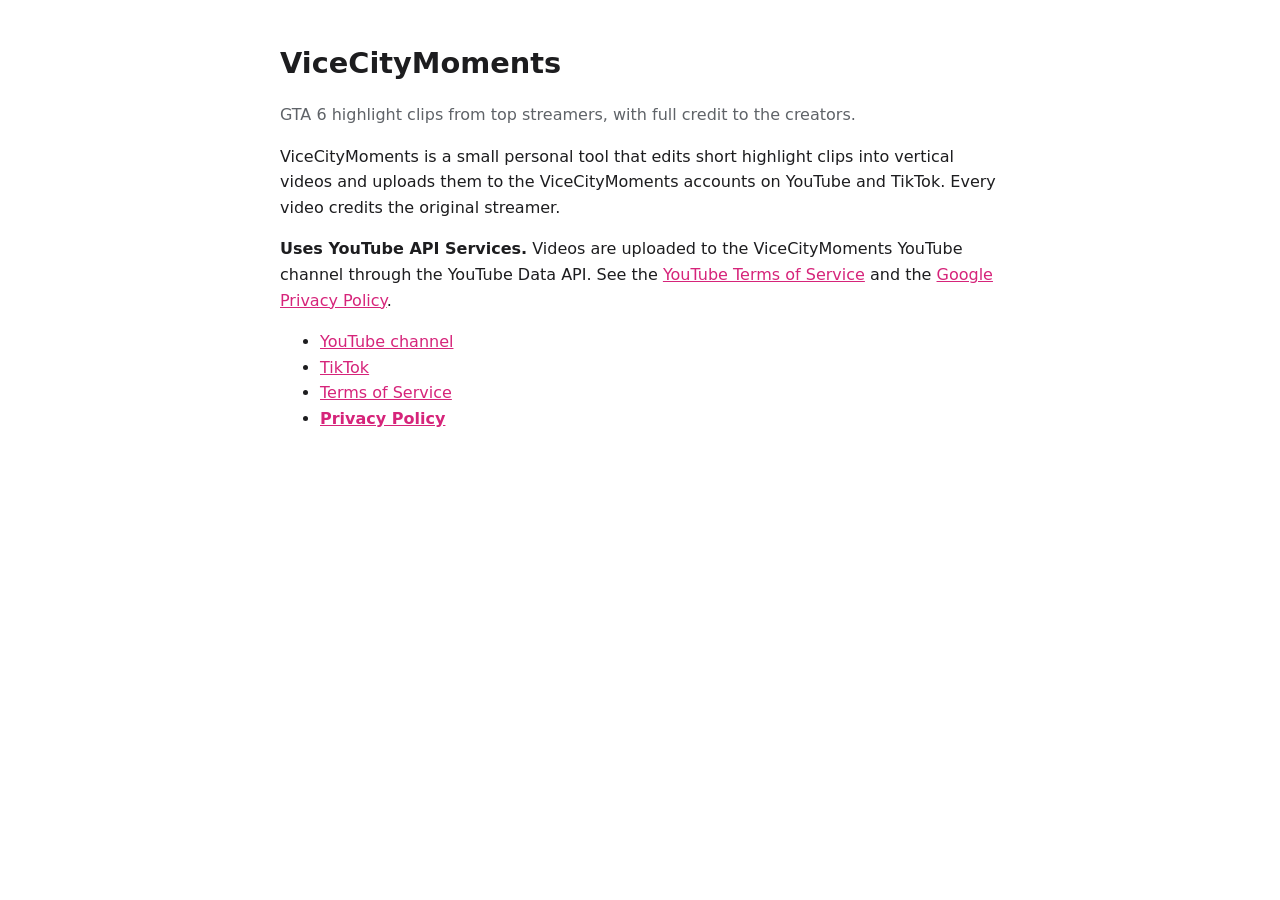
<file: docs/index.html>
<!doctype html><html lang="en"><head><meta charset="utf-8"><meta name="viewport" content="width=device-width,initial-scale=1">
<title>ViceCityMoments</title><link rel="stylesheet" href="style.css"></head><body><main>
<h1>ViceCityMoments</h1>
<p class="muted">GTA 6 highlight clips from top streamers, with full credit to the creators.</p>
<p>ViceCityMoments is a small personal tool that edits short highlight clips into vertical videos and uploads them to the ViceCityMoments accounts on YouTube and TikTok. Every video credits the original streamer.</p>
<p><strong>Uses YouTube API Services.</strong> Videos are uploaded to the ViceCityMoments YouTube channel through the YouTube Data API. See the <a href="https://www.youtube.com/t/terms">YouTube Terms of Service</a> and the <a href="https://policies.google.com/privacy">Google Privacy Policy</a>.</p>
<ul>
<li><a href="https://www.youtube.com/@ViceCityMoments_G_VI">YouTube channel</a></li>
<li><a href="https://www.tiktok.com/@ViceCityMoments_G_VI">TikTok</a></li>
<li><a href="terms.html">Terms of Service</a></li>
<li><a href="privacy.html"><strong>Privacy Policy</strong></a></li>
</ul>
</main></body></html>
</file>
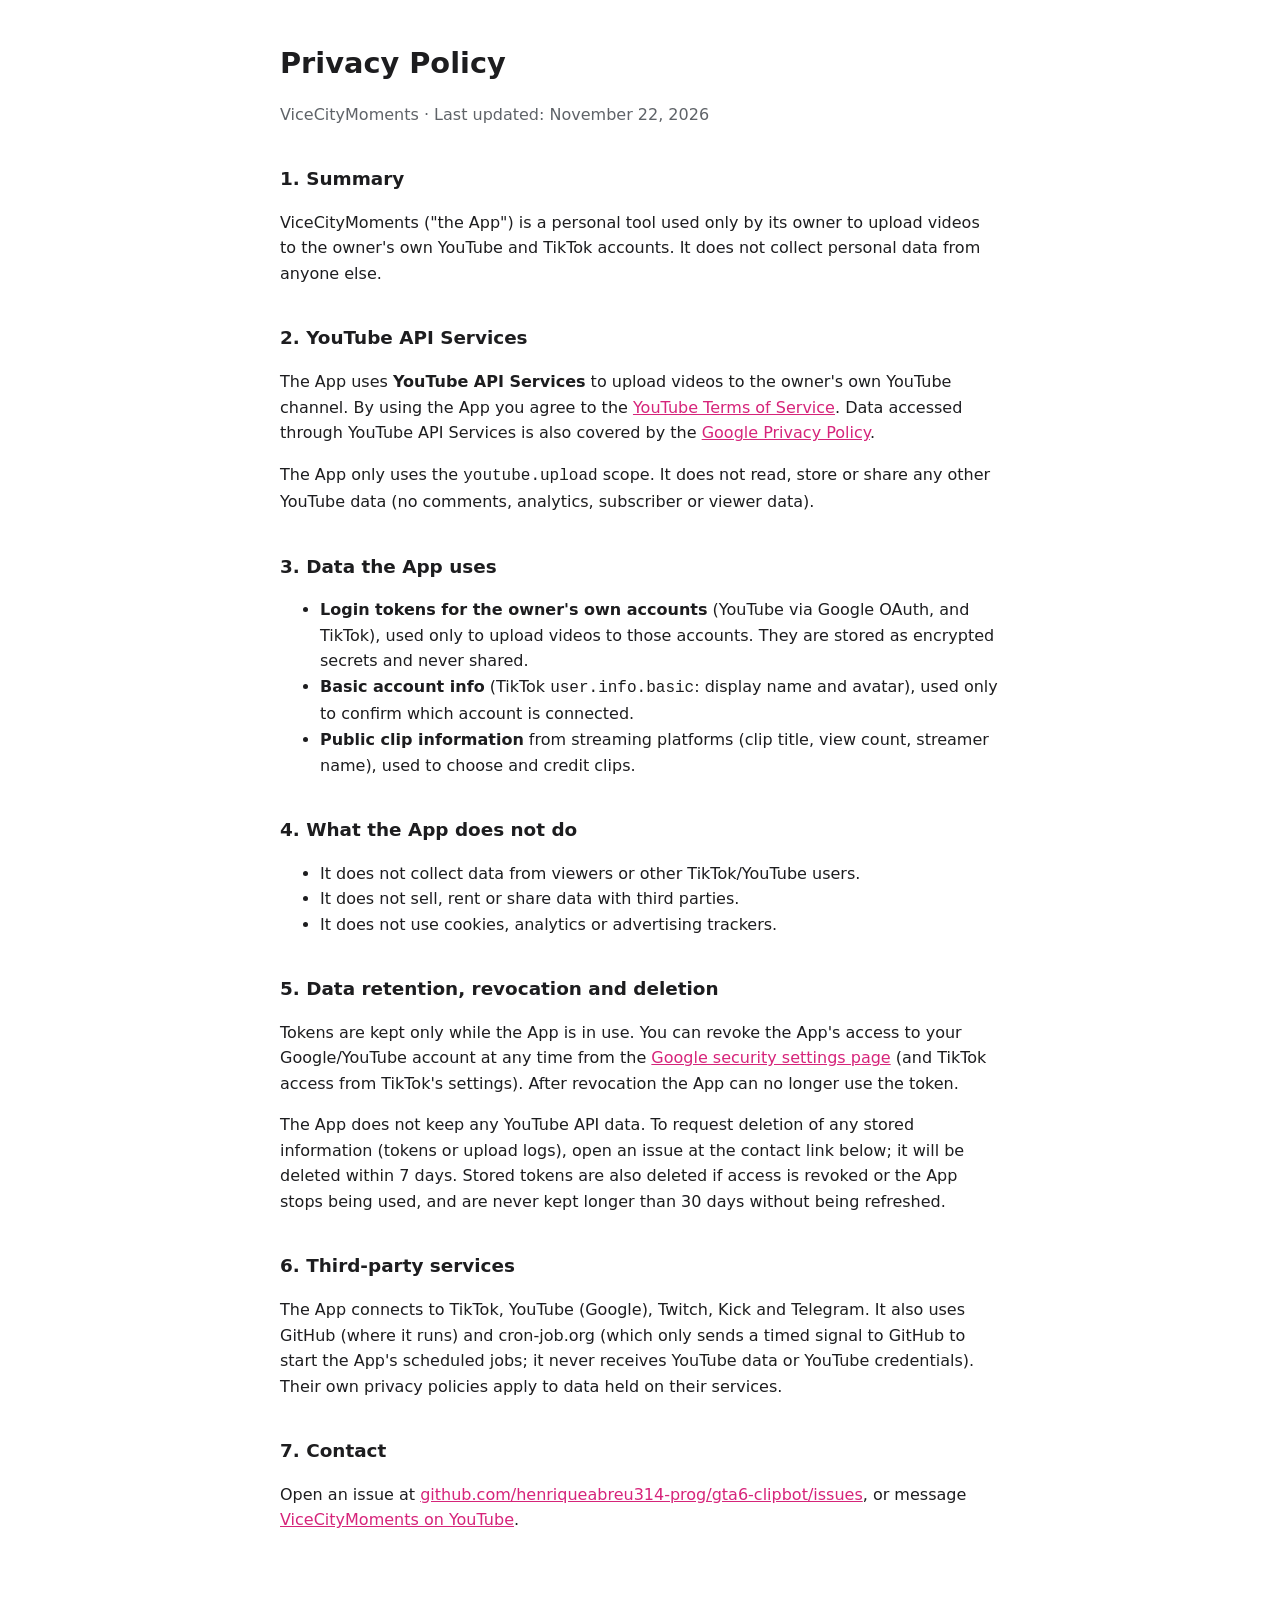
<file: docs/privacy.html>
<!doctype html><html lang="en"><head><meta charset="utf-8"><meta name="viewport" content="width=device-width,initial-scale=1">
<title>Privacy Policy</title><link rel="stylesheet" href="style.css"></head><body><main>
<h1>Privacy Policy</h1>
<p class="muted">ViceCityMoments · Last updated: November 22, 2026</p>

<h2>1. Summary</h2>
<p>ViceCityMoments ("the App") is a personal tool used only by its owner to upload videos to the owner's own YouTube and TikTok accounts. It does not collect personal data from anyone else.</p>

<h2>2. YouTube API Services</h2>
<p>The App uses <strong>YouTube API Services</strong> to upload videos to the owner's own YouTube channel. By using the App you agree to the <a href="https://www.youtube.com/t/terms">YouTube Terms of Service</a>. Data accessed through YouTube API Services is also covered by the <a href="https://policies.google.com/privacy">Google Privacy Policy</a>.</p>
<p>The App only uses the <code>youtube.upload</code> scope. It does not read, store or share any other YouTube data (no comments, analytics, subscriber or viewer data).</p>

<h2>3. Data the App uses</h2>
<ul>
<li><strong>Login tokens for the owner's own accounts</strong> (YouTube via Google OAuth, and TikTok), used only to upload videos to those accounts. They are stored as encrypted secrets and never shared.</li>
<li><strong>Basic account info</strong> (TikTok <code>user.info.basic</code>: display name and avatar), used only to confirm which account is connected.</li>
<li><strong>Public clip information</strong> from streaming platforms (clip title, view count, streamer name), used to choose and credit clips.</li>
</ul>

<h2>4. What the App does not do</h2>
<ul>
<li>It does not collect data from viewers or other TikTok/YouTube users.</li>
<li>It does not sell, rent or share data with third parties.</li>
<li>It does not use cookies, analytics or advertising trackers.</li>
</ul>

<h2>5. Data retention, revocation and deletion</h2>
<p>Tokens are kept only while the App is in use. You can revoke the App's access to your Google/YouTube account at any time from the <a href="https://security.google.com/settings/security/permissions">Google security settings page</a> (and TikTok access from TikTok's settings). After revocation the App can no longer use the token.</p>
<p>The App does not keep any YouTube API data. To request deletion of any stored information (tokens or upload logs), open an issue at the contact link below; it will be deleted within 7 days. Stored tokens are also deleted if access is revoked or the App stops being used, and are never kept longer than 30 days without being refreshed.</p>

<h2>6. Third-party services</h2>
<p>The App connects to TikTok, YouTube (Google), Twitch, Kick and Telegram. It also uses GitHub (where it runs) and cron-job.org (which only sends a timed signal to GitHub to start the App's scheduled jobs; it never receives YouTube data or YouTube credentials). Their own privacy policies apply to data held on their services.</p>

<h2>7. Contact</h2>
<p>Open an issue at <a href="https://github.com/henriqueabreu314-prog/gta6-clipbot/issues">github.com/henriqueabreu314-prog/gta6-clipbot/issues</a>, or message <a href="https://www.youtube.com/@ViceCityMoments_G_VI">ViceCityMoments on YouTube</a>.</p>
</main></body></html>
</file>
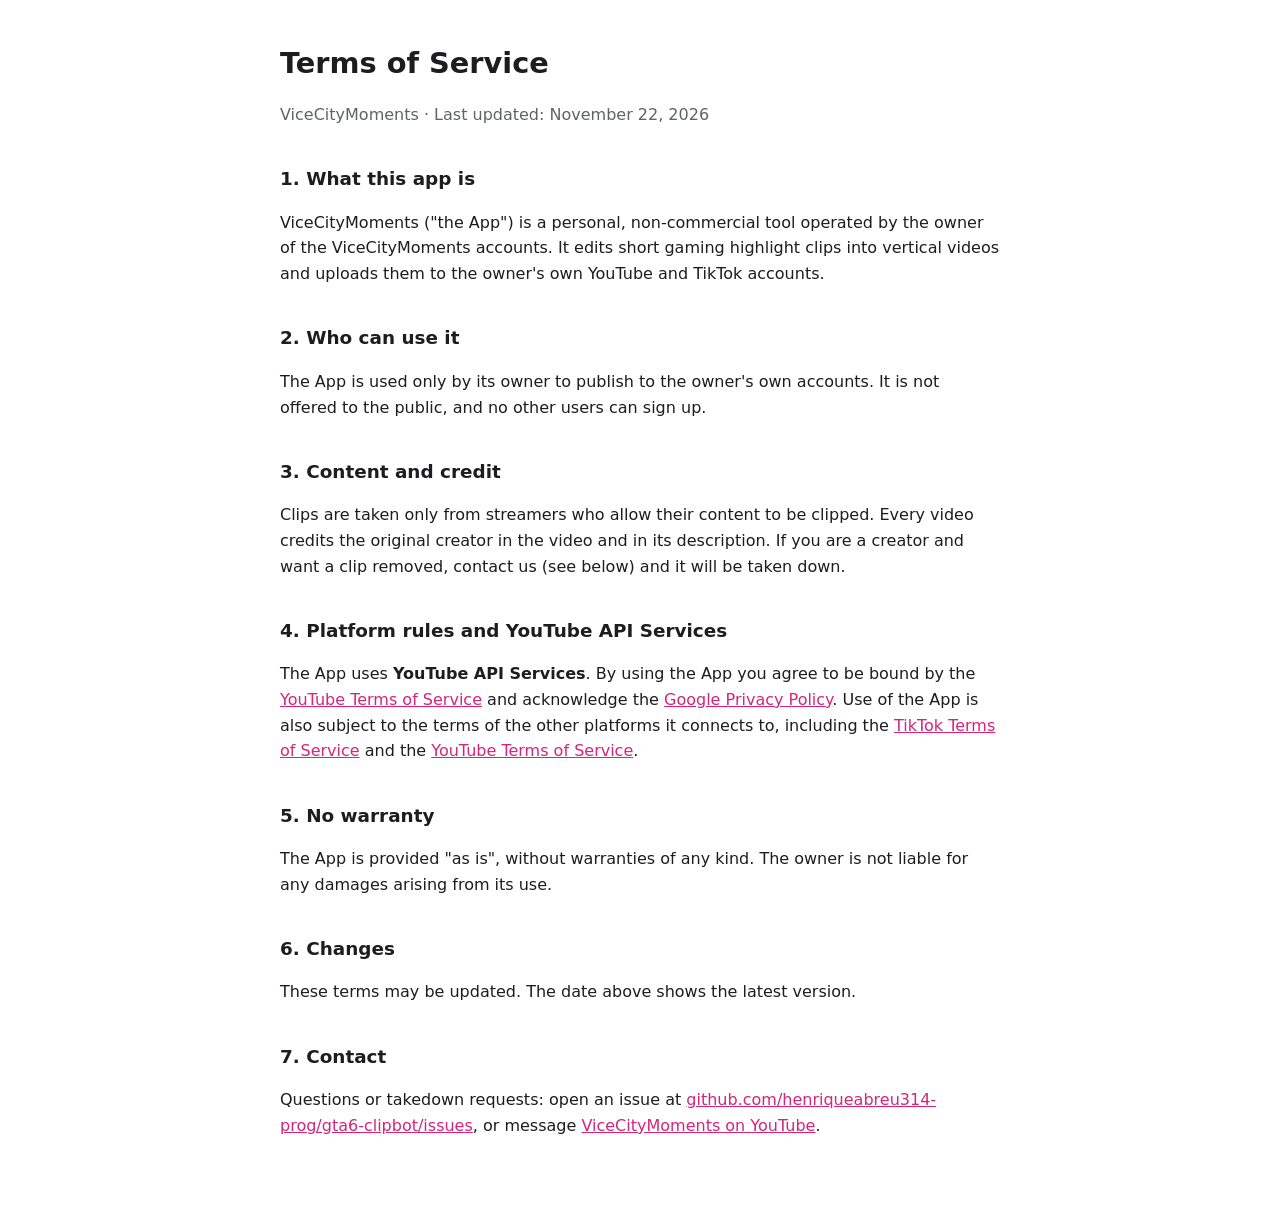
<file: docs/terms.html>
<!doctype html><html lang="en"><head><meta charset="utf-8"><meta name="viewport" content="width=device-width,initial-scale=1">
<title>Terms of Service</title><link rel="stylesheet" href="style.css"></head><body><main>
<h1>Terms of Service</h1>
<p class="muted">ViceCityMoments · Last updated: November 22, 2026</p>

<h2>1. What this app is</h2>
<p>ViceCityMoments ("the App") is a personal, non-commercial tool operated by the owner of the ViceCityMoments accounts. It edits short gaming highlight clips into vertical videos and uploads them to the owner's own YouTube and TikTok accounts.</p>

<h2>2. Who can use it</h2>
<p>The App is used only by its owner to publish to the owner's own accounts. It is not offered to the public, and no other users can sign up.</p>

<h2>3. Content and credit</h2>
<p>Clips are taken only from streamers who allow their content to be clipped. Every video credits the original creator in the video and in its description. If you are a creator and want a clip removed, contact us (see below) and it will be taken down.</p>

<h2>4. Platform rules and YouTube API Services</h2>
<p>The App uses <strong>YouTube API Services</strong>. By using the App you agree to be bound by the <a href="https://www.youtube.com/t/terms">YouTube Terms of Service</a> and acknowledge the <a href="https://policies.google.com/privacy">Google Privacy Policy</a>. Use of the App is also subject to the terms of the other platforms it connects to, including the <a href="https://www.tiktok.com/legal/terms-of-service">TikTok Terms of Service</a> and the <a href="https://www.youtube.com/t/terms">YouTube Terms of Service</a>.</p>

<h2>5. No warranty</h2>
<p>The App is provided "as is", without warranties of any kind. The owner is not liable for any damages arising from its use.</p>

<h2>6. Changes</h2>
<p>These terms may be updated. The date above shows the latest version.</p>

<h2>7. Contact</h2>
<p>Questions or takedown requests: open an issue at <a href="https://github.com/henriqueabreu314-prog/gta6-clipbot/issues">github.com/henriqueabreu314-prog/gta6-clipbot/issues</a>, or message <a href="https://www.youtube.com/@ViceCityMoments_G_VI">ViceCityMoments on YouTube</a>.</p>
</main></body></html>
</file>
<file: docs/style.css>
:root{--bg:#fff;--fg:#1d1d1f;--muted:#5f6368;--accent:#d6247a}
@media (prefers-color-scheme:dark){:root{--bg:#121218;--fg:#ececf1;--muted:#a0a0ab;--accent:#ff5cae}}
body{background:var(--bg);color:var(--fg);font:16px/1.6 system-ui,-apple-system,Segoe UI,Roboto,sans-serif;margin:0;padding:0 16px}
main{max-width:720px;margin:40px auto 80px}
h1{font-size:1.8rem;margin-bottom:.2em}h2{font-size:1.15rem;margin-top:2em}
.muted{color:var(--muted)}a{color:var(--accent)}
</file>
